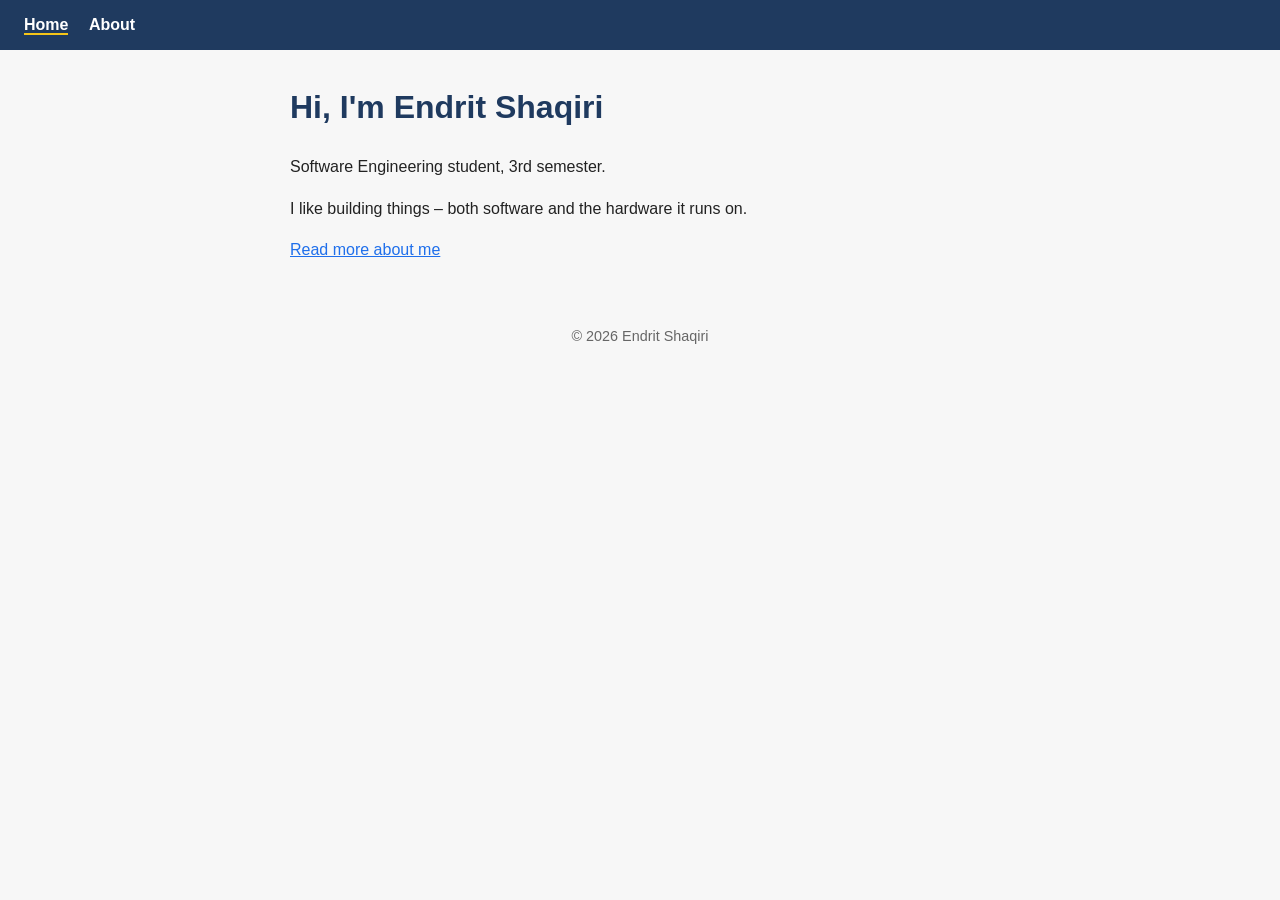
<file: epa1-profile-site/index.html>
<!DOCTYPE html>
<html lang="en">
<head>
  <meta charset="UTF-8">
  <meta name="viewport" content="width=device-width, initial-scale=1.0">
  <title>Endrit Shaqiri – Home</title>
  <link rel="stylesheet" href="style.css">
</head>
<body>
  <header>
    <nav>
      <a href="index.html" aria-current="page">Home</a>
      <a href="about.html">About</a>
    </nav>
  </header>

  <main>
    <h1>Hi, I'm Endrit Shaqiri</h1>
    <p>Software Engineering student, 3rd semester.</p>
    <p>I like building things – both software and the hardware it runs on.</p>
    <p><a href="about.html">Read more about me</a></p>
  </main>

  <footer>
    <p>&copy; 2026 Endrit Shaqiri</p>
  </footer>
</body>
</html>
</file>
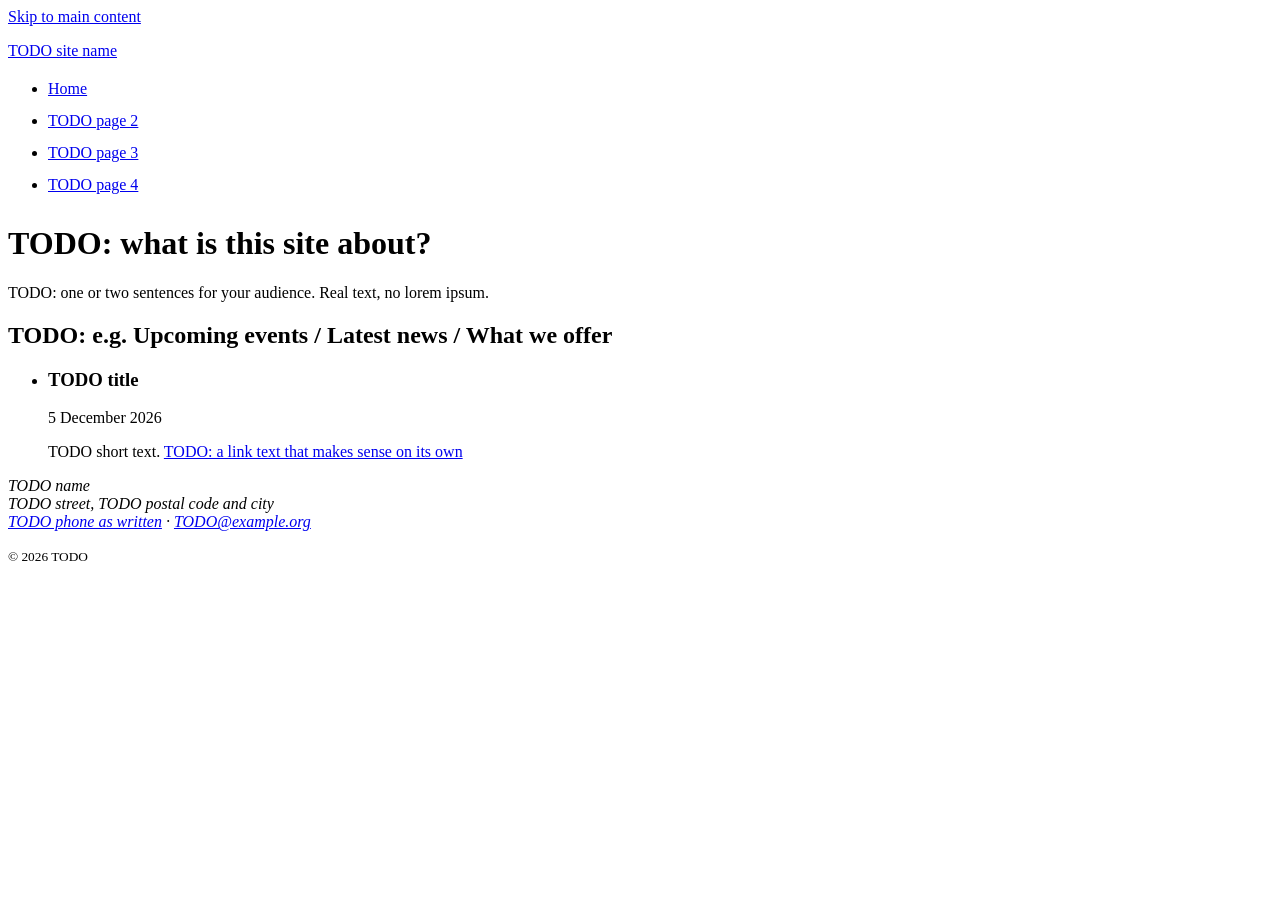
<file: project/index.html>
<!DOCTYPE html>
<!-- HTML baseline starter · CM-501 Session 4, Lab G
     Copy this folder into your project repository. Replace every TODO.
     Checklist: README.md (section "HTML baseline"). -->
<html lang="en"><!-- TODO: language of YOUR content (en, de …) -->
<head>
  <meta charset="utf-8">
  <meta name="viewport" content="width=device-width, initial-scale=1">
  <!-- M1: unique title per page, pattern "Page · Site" -->
  <title>Home · TODO site name</title>
  <!-- M1: one or two sentences that would make someone click in a search result -->
  <meta name="description" content="TODO: what this site offers, for whom.">
  <link rel="icon" href="favicon.svg" type="image/svg+xml">
  <!-- The only CSS before EPA 3: touch targets of at least 24 × 24 px (WCAG 2.2, 2.5.8),
       because unstyled links in a vertical list are too small and too close together. -->
  <style>nav a, summary { display: inline-block; min-height: 24px; padding-block: 4px; }</style>
  <!-- Otherwise no CSS yet on purpose: layout and design come in EPA 3 (Sessions 5 and 6). -->
</head>
<body>
  <!-- M2: skip link = first focusable element -->
  <a href="#main">Skip to main content</a>

  <header>
    <!-- the site name links to the home page -->
    <p><a href="index.html">TODO site name</a></p>

    <!-- M3: the same navigation on every page; aria-current on the current page -->
    <nav aria-label="Main">
      <ul>
        <li><a href="index.html" aria-current="page">Home</a></li>
        <li><a href="page2.html">TODO page 2</a></li>
        <li><a href="page3.html">TODO page 3</a></li>
        <li><a href="page4.html">TODO page 4</a></li>
      </ul>
    </nav>
  </header>

  <main id="main">
    <!-- M4: exactly one h1, then h2, h3 … without gaps -->
    <h1>TODO: what is this site about?</h1>
    <p>TODO: one or two sentences for your audience. Real text, no lorem ipsum.</p>

    <!-- M5: alt says what the image MEANS here (or alt="" if purely decorative);
         width/height = the real pixel size of the file -->
    <!-- <img src="img/TODO.jpg" alt="TODO" width="1280" height="720"> -->

    <section aria-labelledby="news-heading">
      <h2 id="news-heading">TODO: e.g. Upcoming events / Latest news / What we offer</h2>
      <!-- M6: a list of things is a <ul>/<ol>; each item can be an <article> if it stands alone -->
      <ul>
        <li>
          <article>
            <h3>TODO title</h3>
            <!-- M8: machine-readable date -->
            <p><time datetime="2026-12-05">5 December 2026</time></p>
            <p>TODO short text. <a href="page2.html">TODO: a link text that makes sense on its own</a></p>
          </article>
        </li>
      </ul>
    </section>

    <!-- M5: one figure with a caption (photo, chart, illustration …) -->
    <!--
    <figure>
      <img src="img/TODO.jpg" alt="TODO" width="800" height="600" loading="lazy">
      <figcaption>TODO caption</figcaption>
    </figure>
    -->
  </main>

  <footer>
    <!-- M7: contact data as text and real links -->
    <address>
      TODO name<br>
      TODO street, TODO postal code and city<br>
      <a href="tel:+49000000000">TODO phone as written</a> ·
      <a href="mailto:TODO@example.org">TODO@example.org</a>
    </address>
    <p><small>© 2026 TODO</small></p>
  </footer>
</body>
</html>
</file>
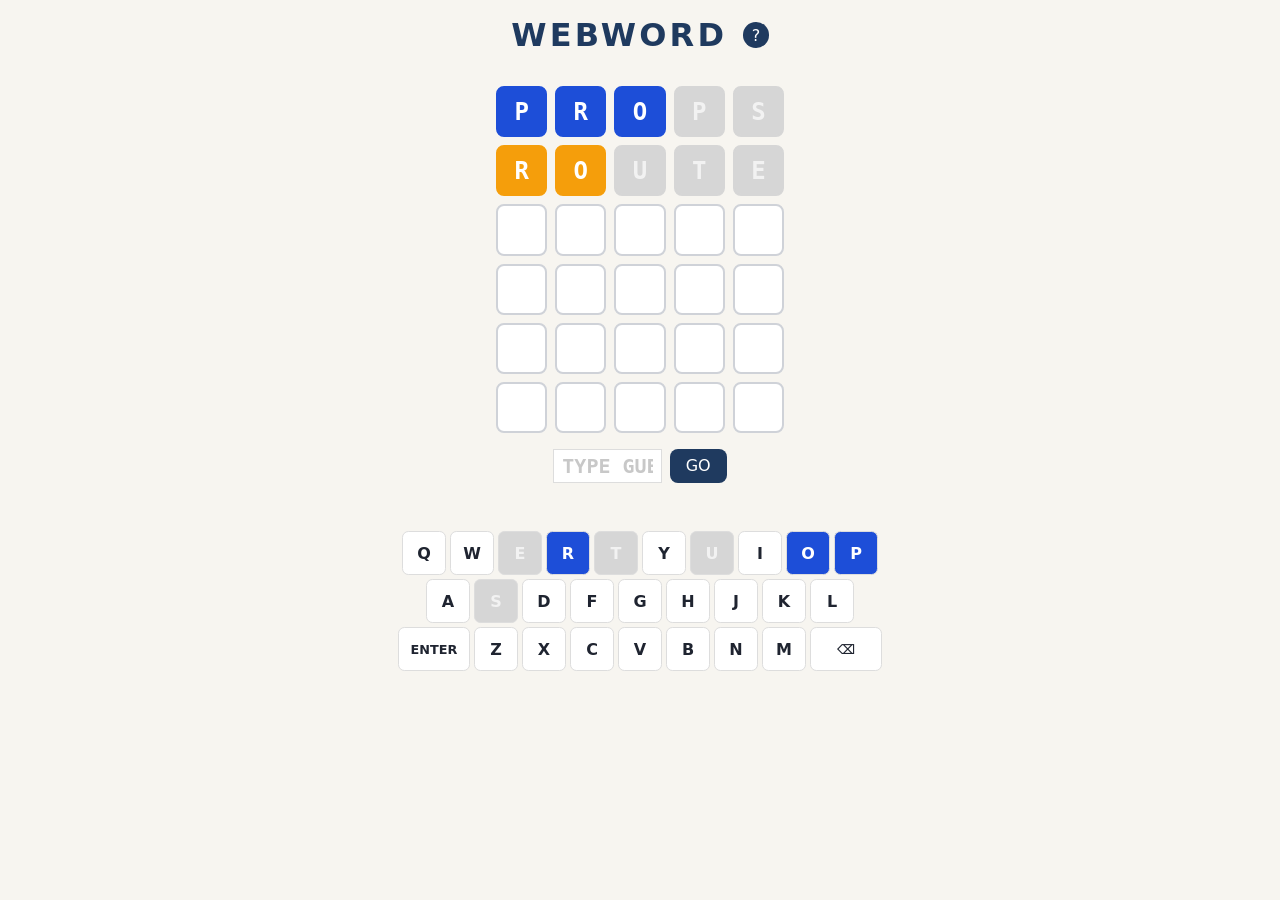
<file: labs/homework-webword/index.html>
<!DOCTYPE html>
<!-- Webword, BROKEN on purpose (Session 4 homework).
     This is how many word games on the web are built. It works with a mouse,
     but not with a keyboard, a screen reader or without colour vision.
     Your job: repair it. Do not look at the live version until you are done. -->
<html>
<head>
  <meta charset="utf-8">
  <title>Game</title>
  <link rel="stylesheet" href="style.css">
</head>
<body>
  <div class="header">
    <div class="title">WEBWORD</div>
    <span class="help-icon" onclick="openHelp()" title="Help">?</span>
  </div>

  <div class="board" aria-label="board">
      <div class="row"><div class="tile correct">P</div><div class="tile correct">R</div><div class="tile correct">O</div><div class="tile absent">P</div><div class="tile absent">S</div></div>
      <div class="row"><div class="tile present">R</div><div class="tile present">O</div><div class="tile absent">U</div><div class="tile absent">T</div><div class="tile absent">E</div></div>
      <div class="row"><div class="tile"></div><div class="tile"></div><div class="tile"></div><div class="tile"></div><div class="tile"></div></div>
      <div class="row"><div class="tile"></div><div class="tile"></div><div class="tile"></div><div class="tile"></div><div class="tile"></div></div>
      <div class="row"><div class="tile"></div><div class="tile"></div><div class="tile"></div><div class="tile"></div><div class="tile"></div></div>
      <div class="row"><div class="tile"></div><div class="tile"></div><div class="tile"></div><div class="tile"></div><div class="tile"></div></div>
  </div>

  <div class="entry">
    <input id="guess" placeholder="Type guess" autocomplete="off">
    <div class="go" role="button" onclick="press('Enter')">GO</div>
  </div>

  <div id="toast" class="toast"></div>

  <div class="keyboard">
      <div class="key-row"><div class="key" onclick="press('Q')">Q</div><div class="key" onclick="press('W')">W</div><div class="key absent" onclick="press('E')">E</div><div class="key correct" onclick="press('R')">R</div><div class="key absent" onclick="press('T')">T</div><div class="key" onclick="press('Y')">Y</div><div class="key absent" onclick="press('U')">U</div><div class="key" onclick="press('I')">I</div><div class="key correct" onclick="press('O')">O</div><div class="key correct" onclick="press('P')">P</div></div>
      <div class="key-row"><div class="key" onclick="press('A')">A</div><div class="key absent" onclick="press('S')">S</div><div class="key" onclick="press('D')">D</div><div class="key" onclick="press('F')">F</div><div class="key" onclick="press('G')">G</div><div class="key" onclick="press('H')">H</div><div class="key" onclick="press('J')">J</div><div class="key" onclick="press('K')">K</div><div class="key" onclick="press('L')">L</div></div>
      <div class="key-row"><div class="key wide" onclick="press('Enter')">ENTER</div><div class="key" onclick="press('Z')">Z</div><div class="key" onclick="press('X')">X</div><div class="key" onclick="press('C')">C</div><div class="key" onclick="press('V')">V</div><div class="key" onclick="press('B')">B</div><div class="key" onclick="press('N')">N</div><div class="key" onclick="press('M')">M</div><div class="key wide" onclick="press('Back')">⌫</div></div>
  </div>

  <div id="help" class="popup">
    <span class="close" onclick="closeHelp()">×</span>
    <div class="popup-title">How to play</div>
    <p>Guess the web term in six tries. Blue = right place. Orange = wrong place. Grey = not in the word.</p>
  </div>

  <script src="broken.js"></script>
</body>
</html>
</file>
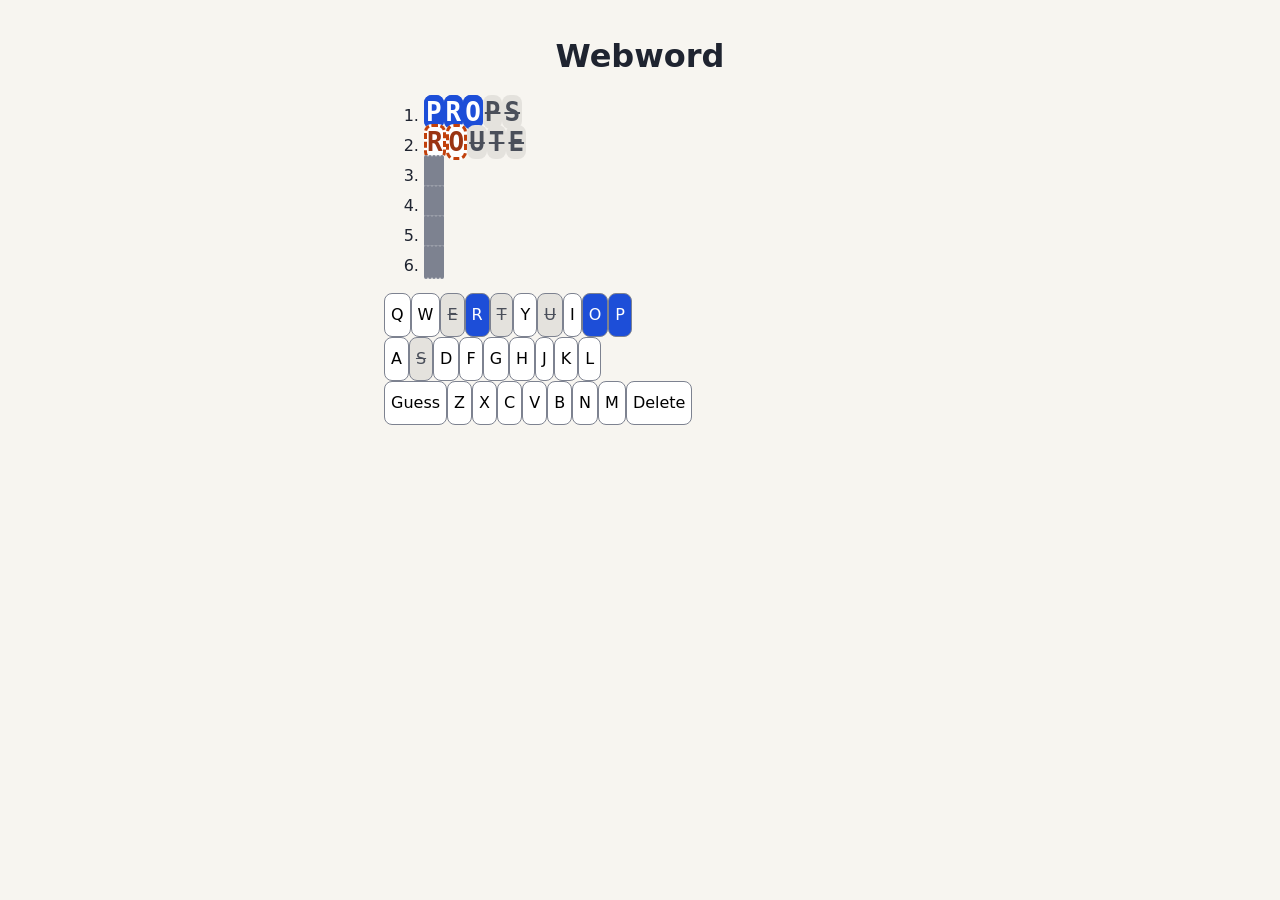
<file: labs/lab-i-webword-board/index.html>
<!DOCTYPE html>
<!-- Session 5 · Lab I bonus: the Webword board. Static HTML (the game logic follows in EPA 4).
     Your task is in style.css: lay out the board with Grid and the keyboard with Flexbox. -->
<html lang="en">
<head>
  <meta charset="utf-8">
  <meta name="viewport" content="width=device-width, initial-scale=1">
  <title>Board · Webword</title>
  <link rel="stylesheet" href="style.css">
</head>
<body>
  <main>
    <h1>Webword</h1>
    <ol class="board" aria-label="Your guesses">
      <li class="row">
        <span class="visually-hidden">Guess 1, PROPS: P correct, R correct, O correct, P not in the word, S not in the word.</span>
        <span class="tile" data-state="correct" aria-hidden="true">P</span><span class="tile" data-state="correct" aria-hidden="true">R</span><span class="tile" data-state="correct" aria-hidden="true">O</span><span class="tile" data-state="absent" aria-hidden="true">P</span><span class="tile" data-state="absent" aria-hidden="true">S</span>
      </li>
      <li class="row">
        <span class="visually-hidden">Guess 2, ROUTE: R elsewhere, O elsewhere, U not in the word, T not in the word, E not in the word.</span>
        <span class="tile" data-state="present" aria-hidden="true">R</span><span class="tile" data-state="present" aria-hidden="true">O</span><span class="tile" data-state="absent" aria-hidden="true">U</span><span class="tile" data-state="absent" aria-hidden="true">T</span><span class="tile" data-state="absent" aria-hidden="true">E</span>
      </li>
      <li class="row">
        <span class="visually-hidden">Guess 3: empty</span>
        <span class="tile" aria-hidden="true"></span><span class="tile" aria-hidden="true"></span><span class="tile" aria-hidden="true"></span><span class="tile" aria-hidden="true"></span><span class="tile" aria-hidden="true"></span>
      </li>
      <li class="row">
        <span class="visually-hidden">Guess 4: empty</span>
        <span class="tile" aria-hidden="true"></span><span class="tile" aria-hidden="true"></span><span class="tile" aria-hidden="true"></span><span class="tile" aria-hidden="true"></span><span class="tile" aria-hidden="true"></span>
      </li>
      <li class="row">
        <span class="visually-hidden">Guess 5: empty</span>
        <span class="tile" aria-hidden="true"></span><span class="tile" aria-hidden="true"></span><span class="tile" aria-hidden="true"></span><span class="tile" aria-hidden="true"></span><span class="tile" aria-hidden="true"></span>
      </li>
      <li class="row">
        <span class="visually-hidden">Guess 6: empty</span>
        <span class="tile" aria-hidden="true"></span><span class="tile" aria-hidden="true"></span><span class="tile" aria-hidden="true"></span><span class="tile" aria-hidden="true"></span><span class="tile" aria-hidden="true"></span>
      </li>
    </ol>

    <div class="keyboard" role="group" aria-label="On-screen keyboard">
      <div class="key-row"><button type="button">Q</button><button type="button">W</button><button type="button" data-state="absent" aria-label="E, not in the word">E</button><button type="button" data-state="correct" aria-label="R, correct">R</button><button type="button" data-state="absent" aria-label="T, not in the word">T</button><button type="button">Y</button><button type="button" data-state="absent" aria-label="U, not in the word">U</button><button type="button">I</button><button type="button" data-state="correct" aria-label="O, correct">O</button><button type="button" data-state="correct" aria-label="P, correct">P</button></div>
      <div class="key-row"><button type="button">A</button><button type="button" data-state="absent" aria-label="S, not in the word">S</button><button type="button">D</button><button type="button">F</button><button type="button">G</button><button type="button">H</button><button type="button">J</button><button type="button">K</button><button type="button">L</button></div>
      <div class="key-row"><button type="button" class="wide">Guess</button><button type="button">Z</button><button type="button">X</button><button type="button">C</button><button type="button">V</button><button type="button">B</button><button type="button">N</button><button type="button">M</button><button type="button" class="wide">Delete</button></div>
    </div>
  </main>
</body>
</html>
</file>
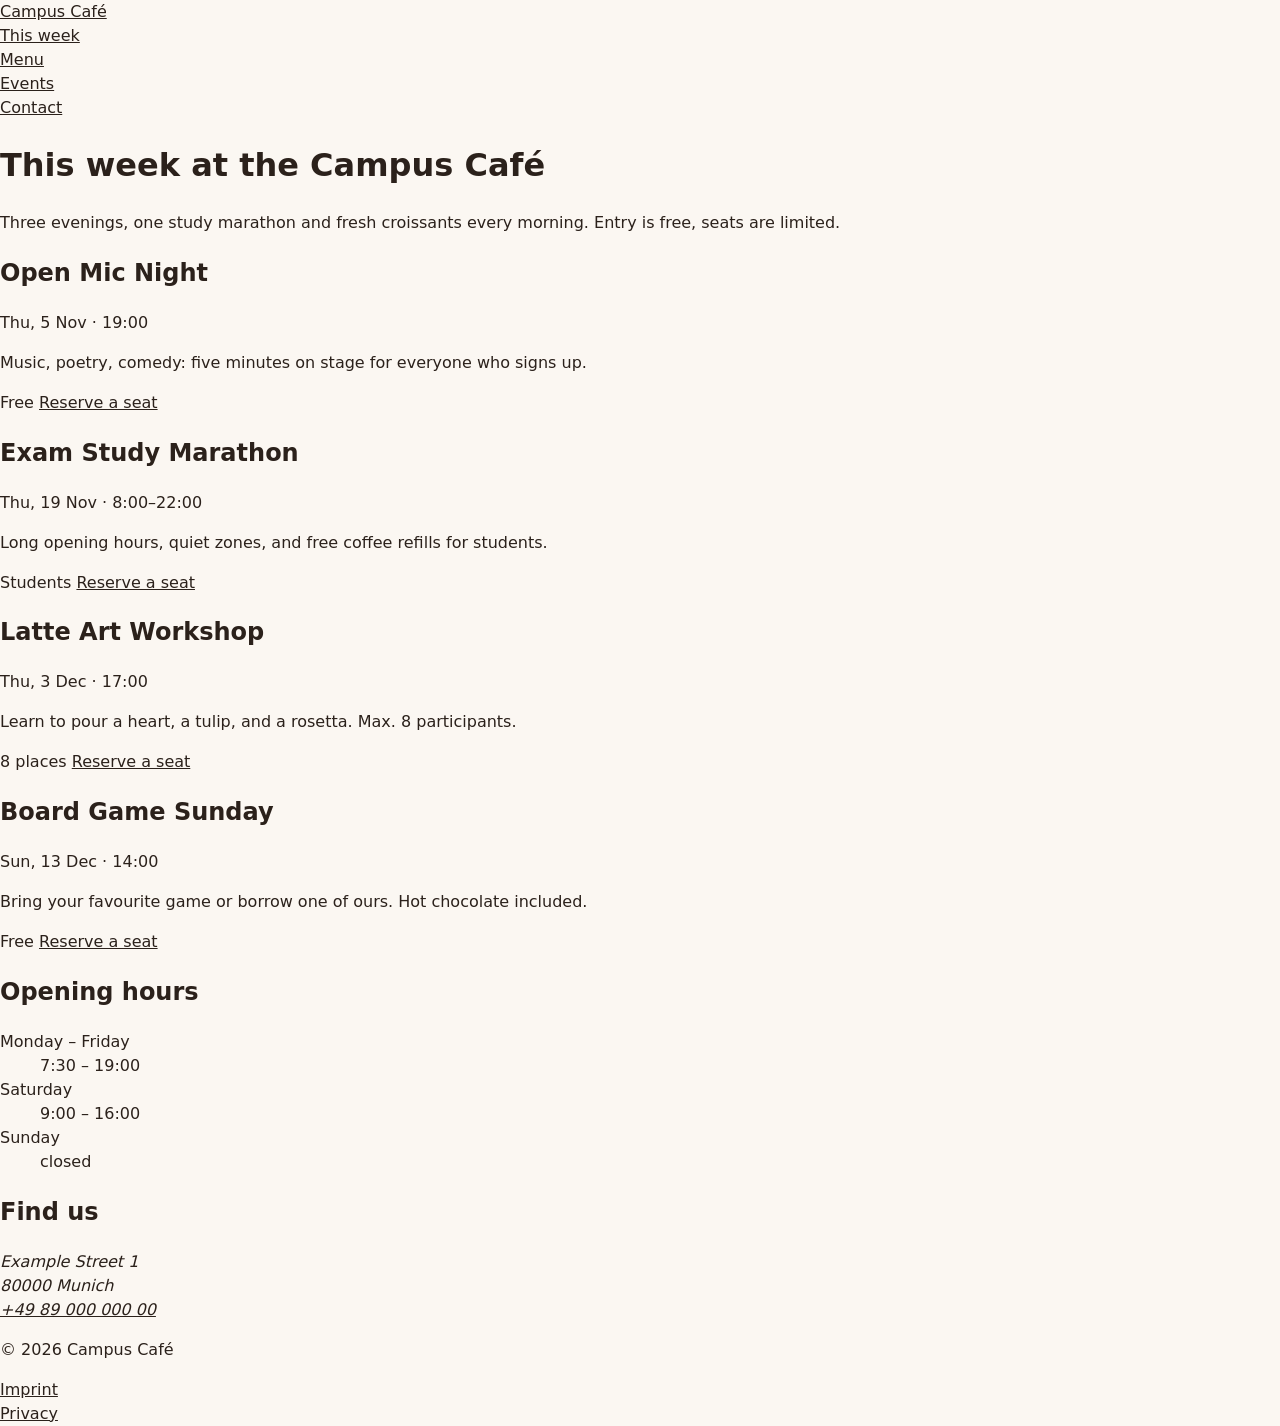
<file: labs/labs-h-j-layout/index.html>
<!DOCTYPE html>
<html lang="en">
<head>
<meta charset="utf-8">
<meta name="viewport" content="width=device-width, initial-scale=1">
<title>This week · Campus Café</title>
<link rel="stylesheet" href="style.css">
</head>
<body>
<a class="skip" href="#main">Skip to content</a>
<header class="site-header">
  <a class="logo" href="index.html">Campus Café</a>
  <nav aria-label="Main">
    <ul class="nav-list">
      <li><a href="index.html" aria-current="page">This week</a></li>
      <li><a href="menu.html">Menu</a></li>
      <li><a href="events.html">Events</a></li>
      <li><a href="contact.html">Contact</a></li>
    </ul>
  </nav>
</header>

<div class="page">
  <main id="main">
    <h1>This week at the Campus Café</h1>
    <p class="intro">Three evenings, one study marathon and fresh croissants every morning. Entry is free, seats are limited.</p>

    <ul class="cards">
      <li>
        <article class="card">
          <h2>Open Mic Night</h2>
          <p class="date"><time datetime="2026-11-05T19:00">Thu, 5 Nov · 19:00</time></p>
          <p>Music, poetry, comedy: five minutes on stage for everyone who signs up.</p>
          <div class="card-footer">
            <span class="tag">Free</span>
            <a class="button" href="contact.html">Reserve a seat <span class="visually-hidden">for Open Mic Night</span></a>
          </div>
        </article>
      </li>
      <li>
        <article class="card">
          <h2>Exam Study Marathon</h2>
          <p class="date"><time datetime="2026-11-19">Thu, 19 Nov · 8:00–22:00</time></p>
          <p>Long opening hours, quiet zones, and free coffee refills for students.</p>
          <div class="card-footer">
            <span class="tag">Students</span>
            <a class="button" href="contact.html">Reserve a seat <span class="visually-hidden">for the Exam Study Marathon</span></a>
          </div>
        </article>
      </li>
      <li>
        <article class="card">
          <h2>Latte Art Workshop</h2>
          <p class="date"><time datetime="2026-12-03T17:00">Thu, 3 Dec · 17:00</time></p>
          <p>Learn to pour a heart, a tulip, and a rosetta. Max. 8 participants.</p>
          <div class="card-footer">
            <span class="tag">8 places</span>
            <a class="button" href="contact.html">Reserve a seat <span class="visually-hidden">for the Latte Art Workshop</span></a>
          </div>
        </article>
      </li>
      <li>
        <article class="card">
          <h2>Board Game Sunday</h2>
          <p class="date"><time datetime="2026-12-13T14:00">Sun, 13 Dec · 14:00</time></p>
          <p>Bring your favourite game or borrow one of ours. Hot chocolate included.</p>
          <div class="card-footer">
            <span class="tag">Free</span>
            <a class="button" href="contact.html">Reserve a seat <span class="visually-hidden">for Board Game Sunday</span></a>
          </div>
        </article>
      </li>
    </ul>
  </main>

  <aside class="info" aria-label="Café information">
    <h2>Opening hours</h2>
    <dl class="hours">
      <div><dt>Monday – Friday</dt><dd>7:30 – 19:00</dd></div>
      <div><dt>Saturday</dt><dd>9:00 – 16:00</dd></div>
      <div><dt>Sunday</dt><dd>closed</dd></div>
    </dl>
    <h2>Find us</h2>
    <address>Example Street 1<br>80000 Munich<br><a href="tel:+498900000000">+49 89 000 000 00</a></address>
  </aside>
</div>

<footer class="site-footer">
  <p>© 2026 Campus Café</p>
  <ul class="footer-links">
    <li><a href="imprint.html">Imprint</a></li>
    <li><a href="privacy.html">Privacy</a></li>
  </ul>
</footer>
</body>
</html>
</file>
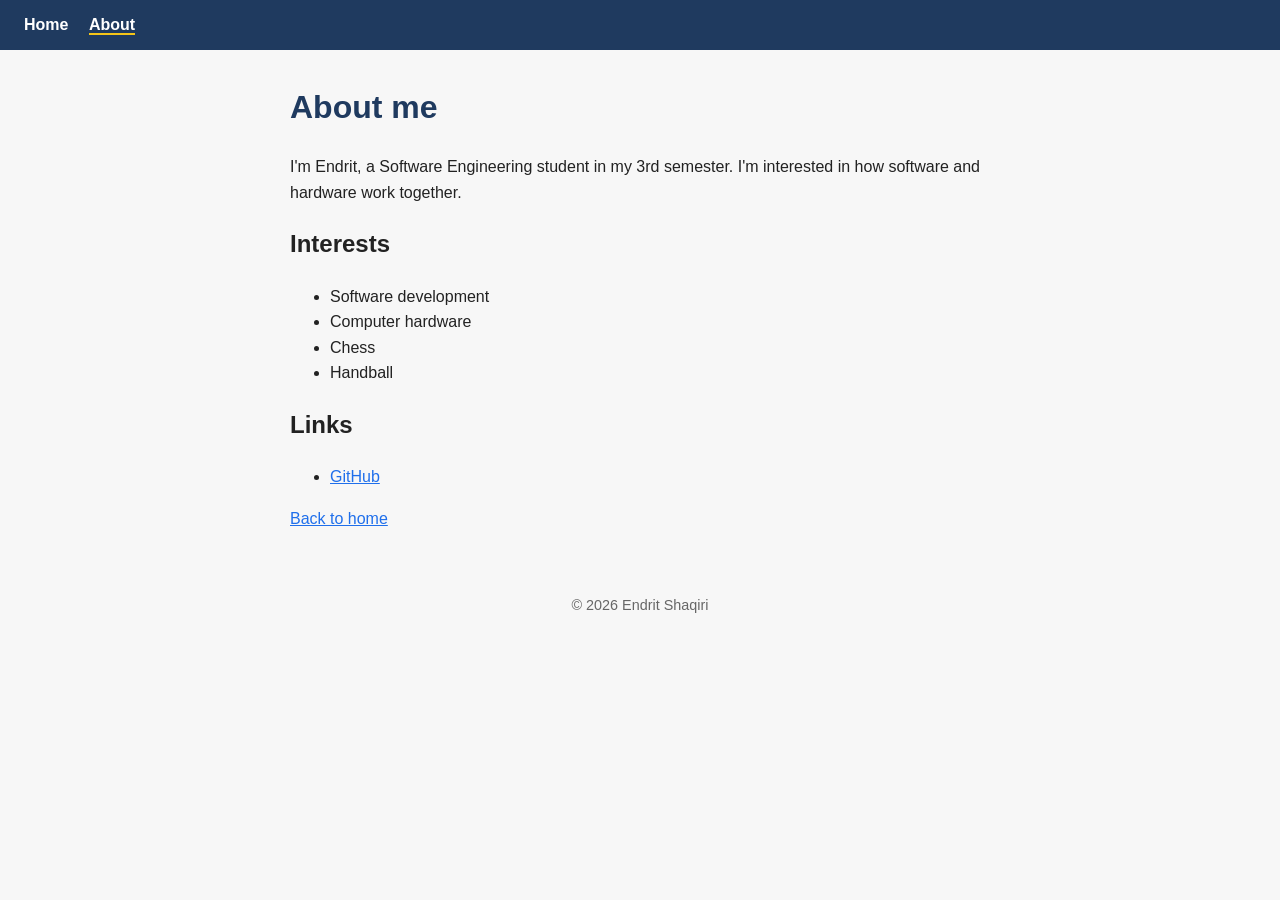
<file: epa1-profile-site/about.html>
<!DOCTYPE html>
<html lang="en">
<head>
  <meta charset="UTF-8">
  <meta name="viewport" content="width=device-width, initial-scale=1.0">
  <title>Endrit Shaqiri – About</title>
  <link rel="stylesheet" href="style.css">
</head>
<body>
  <header>
    <nav>
      <a href="index.html">Home</a>
      <a href="about.html" aria-current="page">About</a>
    </nav>
  </header>

  <main>
    <h1>About me</h1>
    <p>I'm Endrit, a Software Engineering student in my 3rd semester.
       I'm interested in how software and hardware work together.</p>

    <h2>Interests</h2>
    <ul>
      <li>Software development</li>
      <li>Computer hardware</li>
      <li>Chess</li>
      <li>Handball</li>
    </ul>

    <h2>Links</h2>
    <ul>
      <li><a href="https://github.com/Endritshaqiri2007">GitHub</a></li>
    </ul>

    <p><a href="index.html">Back to home</a></p>
  </main>

  <footer>
    <p>&copy; 2026 Endrit Shaqiri</p>
  </footer>
</body>
</html>
</file>
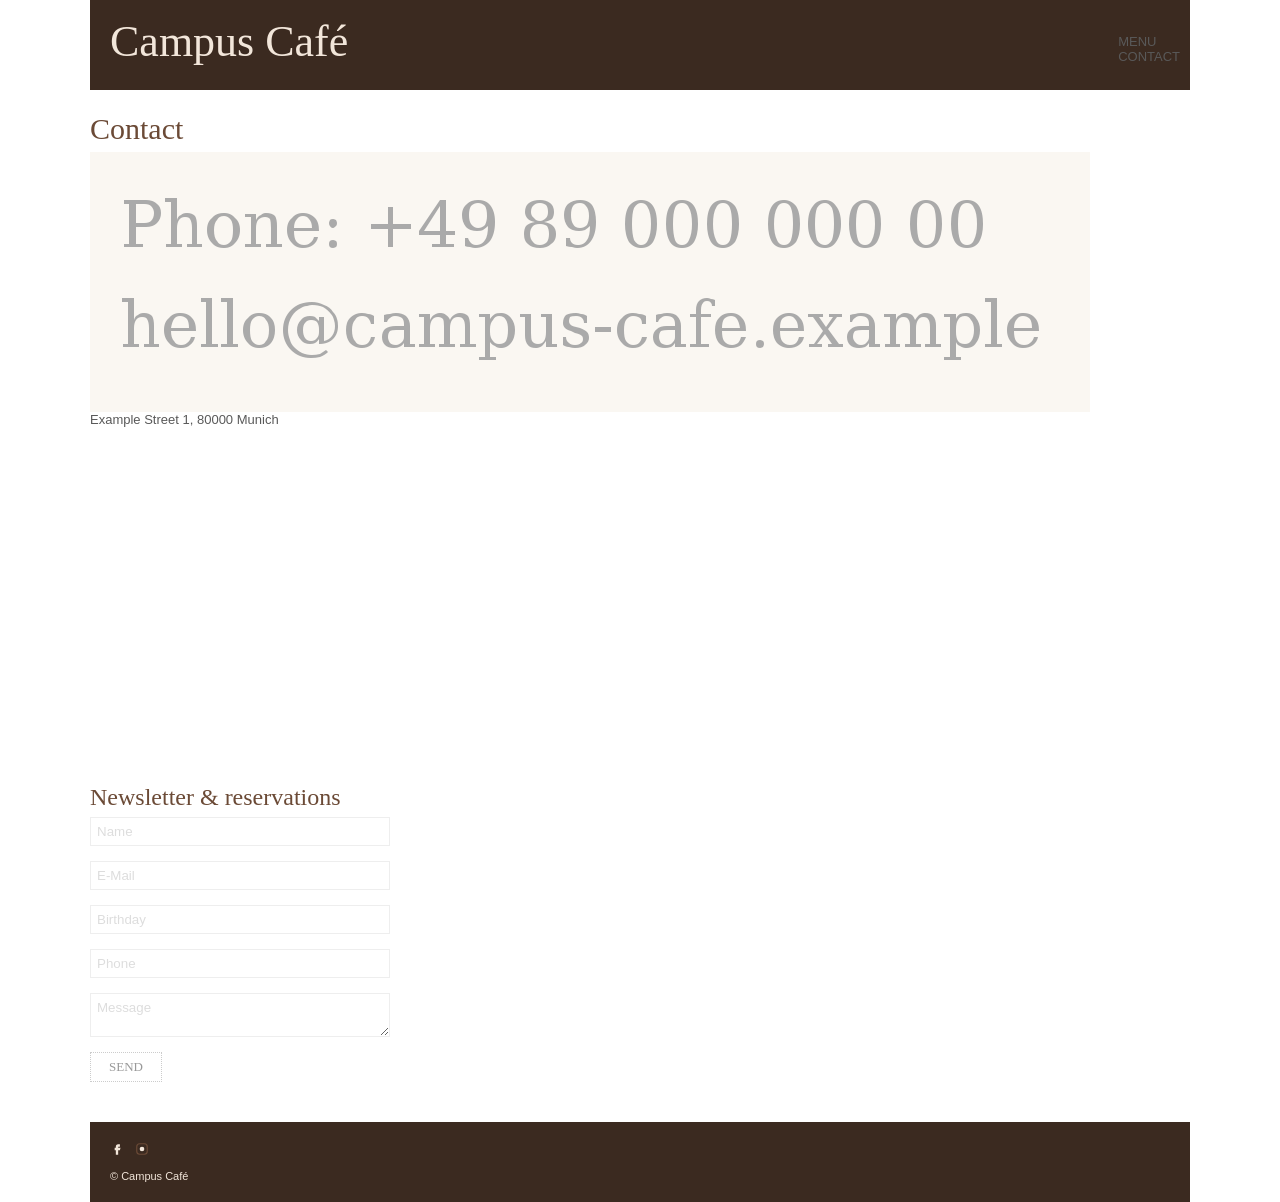
<file: epa2-campus-cafe/contact.html>
<html>
<head>
<meta charset="utf-8">
<title>Home</title>
<link rel="stylesheet" href="before.css">
</head>
<body>
<!-- EPA 2 starter kit (CM-501). Built badly ON PURPOSE. Repair it: see epa2-assessment-brief. -->
<div id="wrap">
  <div class="top">
    <div class="logo">Campus Café</div>
    <div class="nav">
      <div onclick="location.href='menu.html'">MENU</div>
      <div onclick="location.href='contact.html'">CONTACT</div>
    </div>
  </div>
  <h1 class="h">Contact</h1>
  <img src="img/contact.png">
  <div>Example Street 1, 80000 Munich</div>
  <br>
  <iframe src="https://maps.google.com/maps?q=Munich&z=12&output=embed" width="1100" height="320" style="border:0"></iframe>

  <div class="h" style="font-size:24px">Newsletter &amp; reservations</div>
  <form action="https://campus-cafe.example/subscribe" method="get">
    <input type="text" name="name" placeholder="Name"><br><br>
    <input type="text" name="email" placeholder="E-Mail"><br><br>
    <input type="text" name="birthday" placeholder="Birthday"><br><br>
    <input type="text" name="phone" placeholder="Phone"><br><br>
    <textarea name="msg" placeholder="Message"></textarea><br><br>
    <div class="btn2" onclick="this.closest('form').submit()">Send</div>
  </form>
  <div class="foot">
    <a href="#"><svg viewBox="0 0 24 24"><path d="M14 8h3V4h-3c-2.8 0-4 1.7-4 4v2H8v4h2v8h4v-8h3l1-4h-4V8.5c0-.4.2-.5.5-.5z"/></svg></a>
    <a href="#"><svg viewBox="0 0 24 24"><circle cx="12" cy="12" r="4"/><rect x="3" y="3" width="18" height="18" rx="5" fill="none" stroke="#6b4a36" stroke-width="2"/></svg></a>
    <br><br>© Campus Café
  </div>
</div>
</body>
</html>
</file>
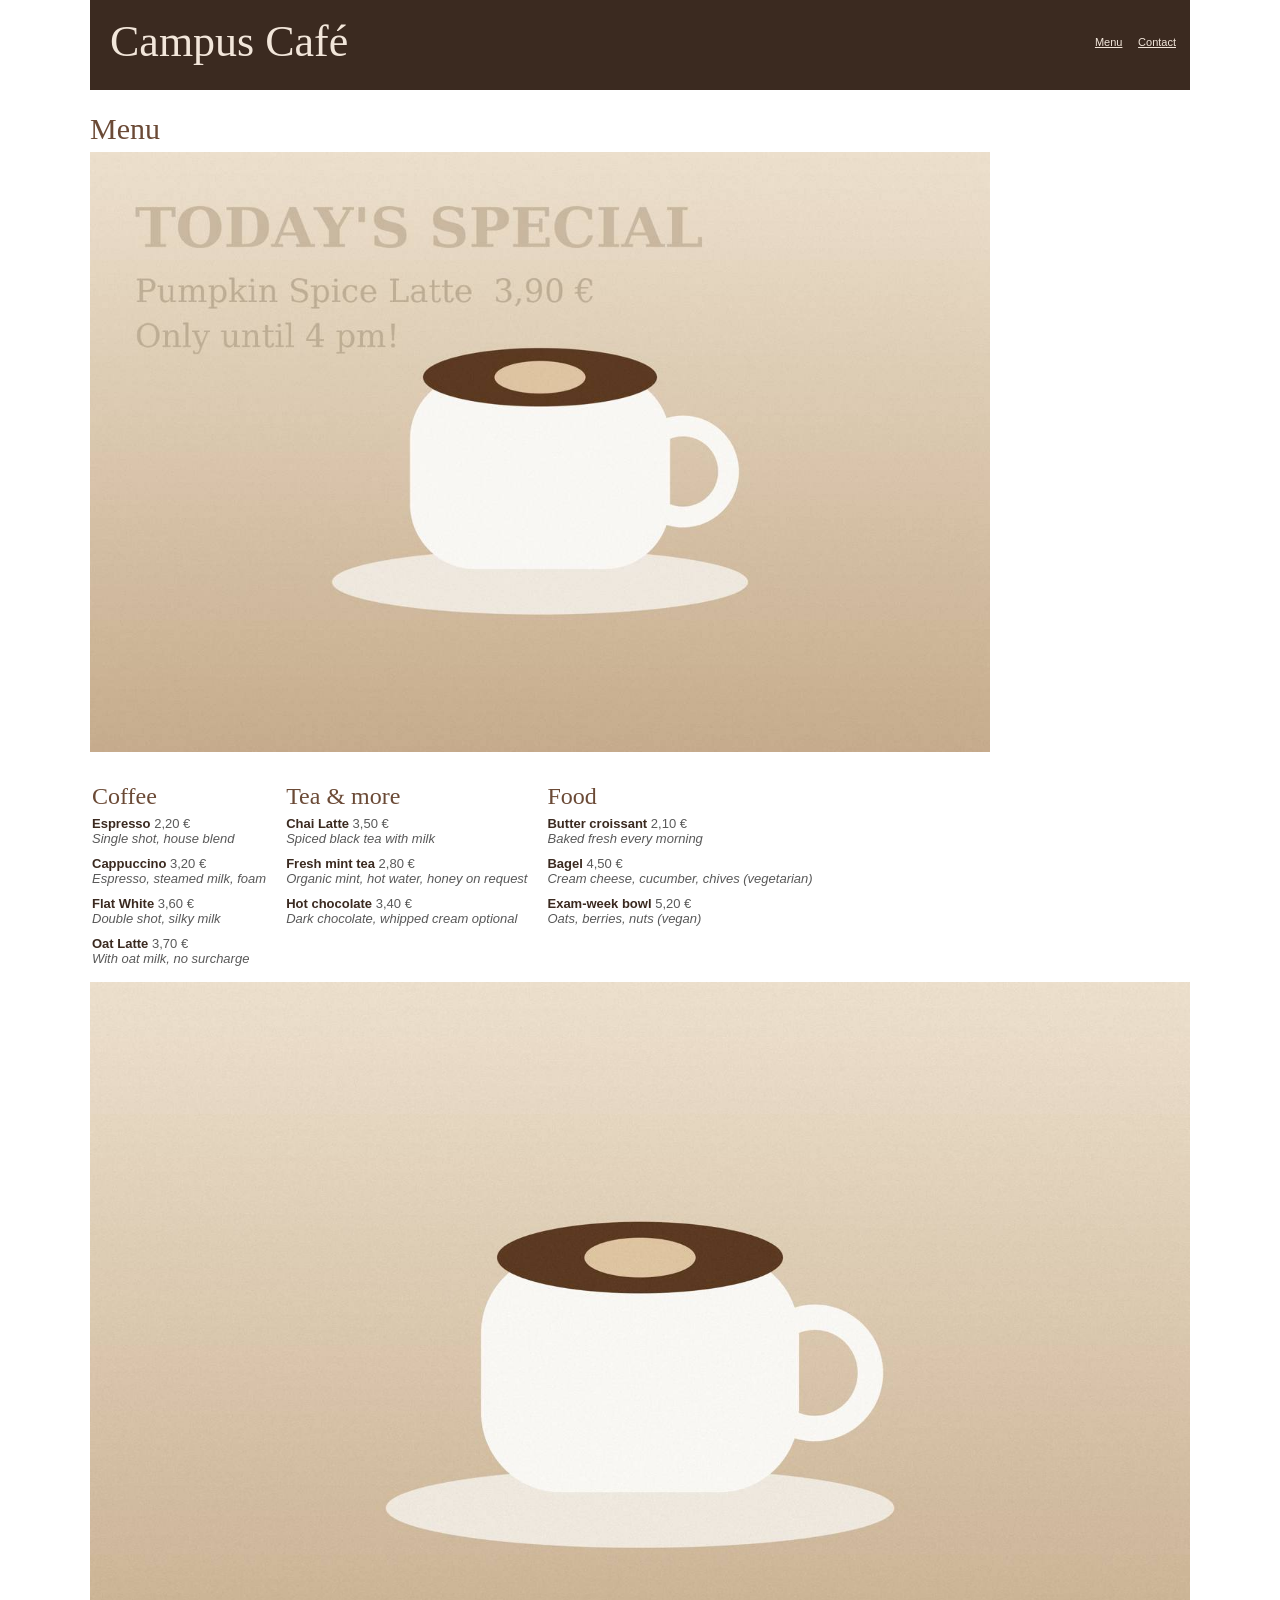
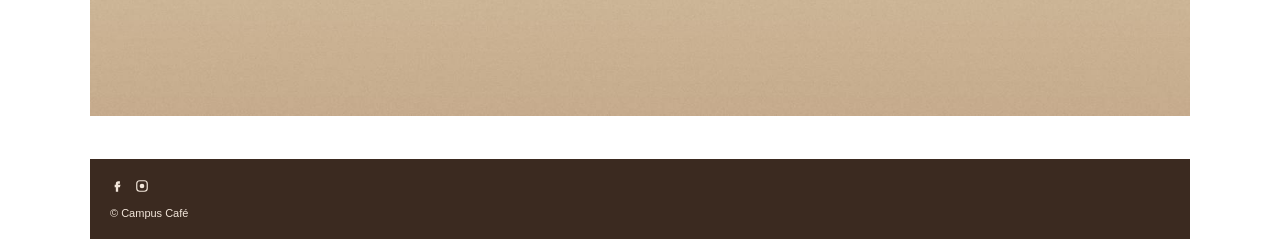
<file: epa2-campus-cafe/menu.html>
<!doctype html>
<html lang="en">
<head>
<meta charset="utf-8">
<title>Menu · Campus Café</title>
<link rel="stylesheet" href="before.css">
</head>
<body>
<a class="skip-link" href="#main">Skip to main content</a>
<div id="wrap">
  <header class="top">
    <div class="logo">Campus Café</div>
    <nav class="nav" aria-label="Main">
      <ul>
        <li><a href="menu.html" aria-current="page">Menu</a></li>
        <li><a href="contact.html">Contact</a></li>
      </ul>
    </nav>
  </header>
  <main id="main">
  <h1 class="h">Menu</h1>
  <img src="img/special.jpg" width="900" alt="Today's special: Pumpkin Spice Latte, 3,90 €, only until 4 pm">
  <table class="layout">
    <tr>
      <td>
        <h2 class="h" style="font-size:24px">Coffee</h2>
        <ul class="items">
        <li style="margin-bottom:10px">
          <b style="font-weight:800;color:#3b2a20">Espresso</b> <font color="#595959">2,20 €</font><br>
          <i>Single shot, house blend</i>
        </li>
        <li style="margin-bottom:10px">
          <b style="font-weight:800;color:#3b2a20">Cappuccino</b> <font color="#595959">3,20 €</font><br>
          <i>Espresso, steamed milk, foam</i>
        </li>
        <li style="margin-bottom:10px">
          <b style="font-weight:800;color:#3b2a20">Flat White</b> <font color="#595959">3,60 €</font><br>
          <i>Double shot, silky milk</i>
        </li>
        <li style="margin-bottom:10px">
          <b style="font-weight:800;color:#3b2a20">Oat Latte</b> <font color="#595959">3,70 €</font><br>
          <i>With oat milk, no surcharge</i>
        </li>
        </ul>
      </td>
      <td>
        <h2 class="h" style="font-size:24px">Tea & more</h2>
        <ul class="items">
        <li style="margin-bottom:10px">
          <b style="font-weight:800;color:#3b2a20">Chai Latte</b> <font color="#595959">3,50 €</font><br>
          <i>Spiced black tea with milk</i>
        </li>
        <li>
          <b style="font-weight:800;color:#3b2a20">Fresh mint tea</b> <font color="#595959">2,80 €</font><br>
          <i>Organic mint, hot water, honey on request</i>
        </li>
        <li>
          <b style="font-weight:800;color:#3b2a20">Hot chocolate</b> <font color="#595959">3,40 €</font><br>
          <i>Dark chocolate, whipped cream optional</i>
        </li>
        </ul>
      </td>
      <td>
        <h2 class="h" style="font-size:24px">Food</h2>
        <ul class="items">
        <li>
          <b style="font-weight:800;color:#3b2a20">Butter croissant</b> <font color="#595959">2,10 €</font><br>
          <i>Baked fresh every morning</i>
        </li>
        <li>
          <b style="font-weight:800;color:#3b2a20">Bagel</b> <font color="#595959">4,50 €</font><br>
          <i>Cream cheese, cucumber, chives (vegetarian)</i>
        </li>
        <li>
          <b style="font-weight:800;color:#3b2a20">Exam-week bowl</b> <font color="#595959">5,20 €</font><br>
          <i>Oats, berries, nuts (vegan)</i>
        </li>
        </ul>
      </td>
    </tr>
  </table>
  <img src="img/latte.jpg" style="width:1100px" alt="">
  </main>
  <footer class="foot">
    <a href="#" aria-label="Campus Café on Facebook"><svg viewBox="0 0 24 24" aria-hidden="true"><path d="M14 8h3V4h-3c-2.8 0-4 1.7-4 4v2H8v4h2v8h4v-8h3l1-4h-4V8.5c0-.4.2-.5.5-.5z"/></svg></a>
    <a href="#" aria-label="Campus Café on Instagram"><svg viewBox="0 0 24 24" aria-hidden="true"><circle cx="12" cy="12" r="4"/><rect x="3" y="3" width="18" height="18" rx="5" fill="none" stroke="#f2e6da" stroke-width="2"/></svg></a>
    <br><br>© Campus Café
  </footer>
</div>
</body>
</html>
</file>
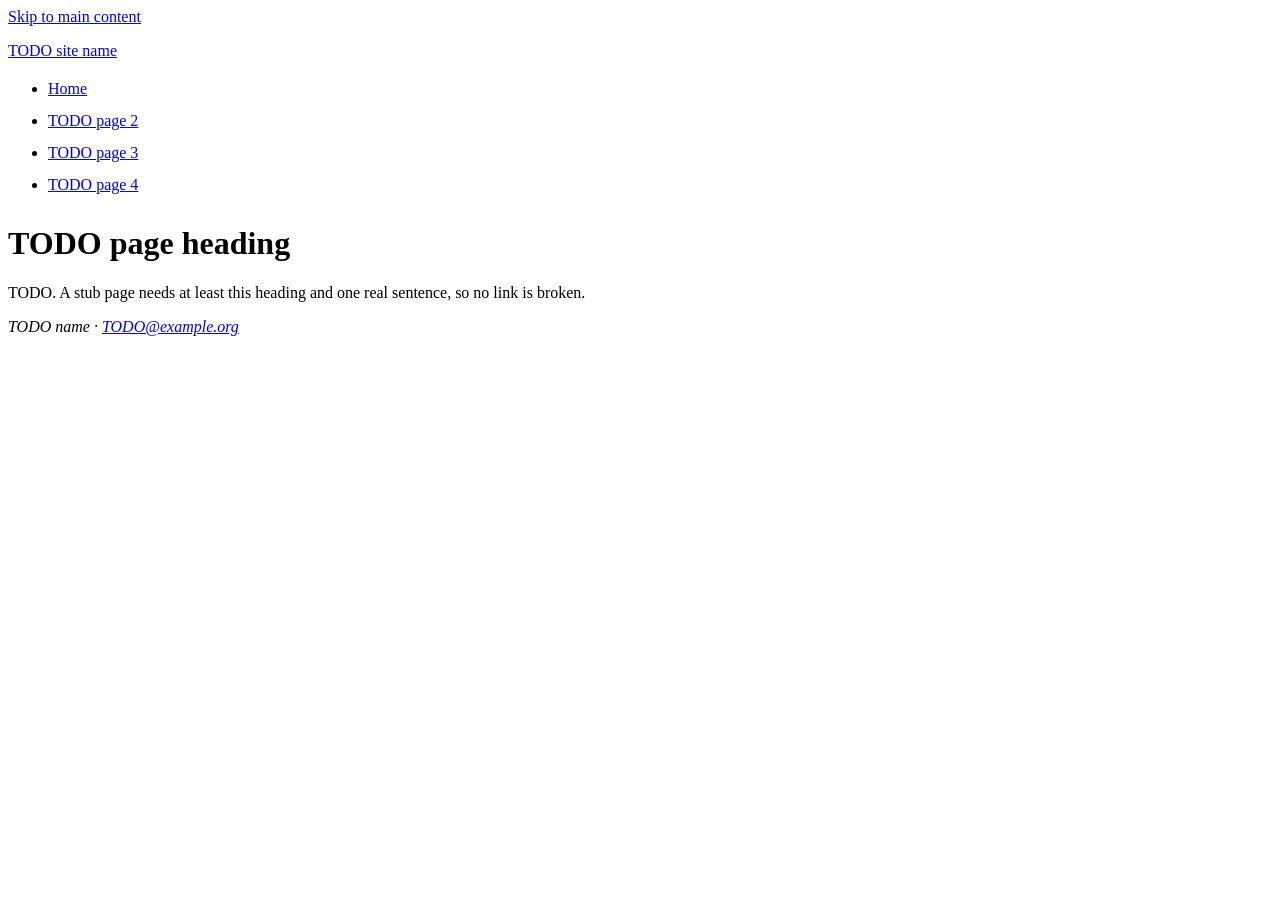
<file: project/page-template.html>
<!DOCTYPE html>
<!-- Template for every further page. Copy it as page2.html, page3.html, page4.html
     (better: meaningful names such as events.html, about.html, contact.html,
     and update the links in the navigation of ALL pages). -->
<html lang="en">
<head>
  <meta charset="utf-8">
  <meta name="viewport" content="width=device-width, initial-scale=1">
  <title>TODO page · TODO site name</title>
  <meta name="description" content="TODO: what this page offers.">
  <link rel="icon" href="favicon.svg" type="image/svg+xml">
  <!-- The only CSS before EPA 3: touch targets of at least 24 × 24 px (WCAG 2.2, 2.5.8),
       because unstyled links in a vertical list are too small and too close together. -->
  <style>nav a, summary { display: inline-block; min-height: 24px; padding-block: 4px; }</style>
</head>
<body>
  <a href="#main">Skip to main content</a>

  <header>
    <p><a href="index.html">TODO site name</a></p>
    <nav aria-label="Main">
      <ul>
        <li><a href="index.html">Home</a></li>
        <!-- move aria-current="page" to the link of THIS page -->
        <li><a href="page2.html" aria-current="page">TODO page 2</a></li>
        <li><a href="page3.html">TODO page 3</a></li>
        <li><a href="page4.html">TODO page 4</a></li>
      </ul>
    </nav>
  </header>

  <main id="main">
    <h1>TODO page heading</h1>
    <p>TODO. A stub page needs at least this heading and one real sentence, so no link is broken.</p>

    <!-- M9: if this is your form page: see the form block in the Session 4 cheat sheet
    <form action="#" method="post">
      <label for="name">Name (required)</label>
      <input id="name" name="name" type="text" autocomplete="name" required>
      …
      <button type="submit">TODO: say what happens, e.g. Send request</button>
    </form>
    -->
  </main>

  <footer>
    <address>
      TODO name · <a href="mailto:TODO@example.org">TODO@example.org</a>
    </address>
  </footer>
</body>
</html>
</file>
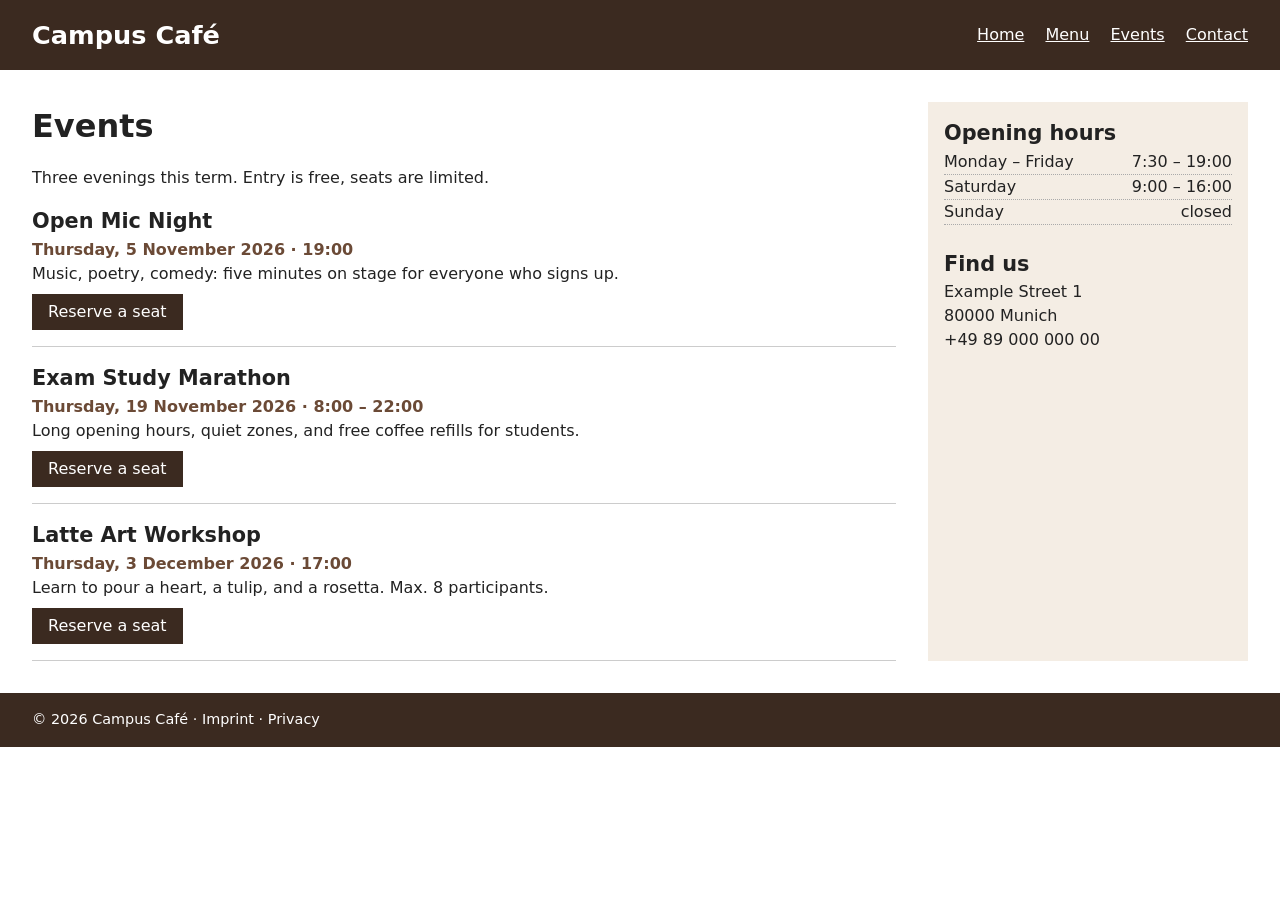
<file: labs/lab-d-divsoup/events-divsoup.html>
<!DOCTYPE html>
<!-- Lab D · Div-soup surgery. Make this page semantic WITHOUT changing what it looks like much.
     Rule: no new CSS classes needed; you may rename the selectors in <style> if you change elements. -->
<html>
<head>
<meta charset="utf-8" lang="en">
<title>page</title>
<style>
  body { font-family: system-ui, sans-serif; margin: 0; color: #222; line-height: 1.5; }
  .header { background: #3b2a20; color: #fff; padding: 1rem 2rem; display: flex; justify-content: space-between; align-items: center; }
  .logo { font-size: 1.6rem; font-weight: 700; }
  .menu span { color: #fff; margin-left: 1rem; cursor: pointer; text-decoration: underline; }
  .content { display: flex; gap: 2rem; padding: 2rem; }
  .events { flex: 3; }
  .side { flex: 1; background: #f4ede4; padding: 1rem; }
  .big { font-size: 2rem; font-weight: 700; margin: 0 0 1rem; }
  .medium { font-size: 1.3rem; font-weight: 700; margin: 0; }
  .event { border-bottom: 1px solid #ccc; padding: 1rem 0; }
  .date { color: #6b4a36; font-weight: 700; }
  .btn { display: inline-block; background: #3b2a20; color: #fff; padding: .4rem 1rem; cursor: pointer; margin-top: .5rem; }
  .row { display: flex; justify-content: space-between; border-bottom: 1px dotted #aaa; }
  .footer { background: #3b2a20; color: #fff; padding: 1rem 2rem; font-size: .9rem; }
</style>
</head>
<body>
<div class="header">
  <div class="logo">Campus Café</div>
  <div class="menu">
    <span onclick="location.href='index.html'">Home</span>
    <span onclick="location.href='menu.html'">Menu</span>
    <span onclick="location.href='events.html'">Events</span>
    <span onclick="location.href='contact.html'">Contact</span>
  </div>
</div>

<div class="content">
  <div class="events">
    <div class="big">Events</div>
    <div>Three evenings this term. Entry is free, seats are limited.</div>

    <div class="event">
      <div class="medium">Open Mic Night</div>
      <div class="date">Thursday, 5 November 2026 · 19:00</div>
      <div>Music, poetry, comedy: five minutes on stage for everyone who signs up.</div>
      <div class="btn" onclick="location.href='contact.html'">Reserve a seat</div>
    </div>

    <div class="event">
      <div class="medium">Exam Study Marathon</div>
      <div class="date">Thursday, 19 November 2026 · 8:00 – 22:00</div>
      <div>Long opening hours, quiet zones, and free coffee refills for students.</div>
      <div class="btn" onclick="location.href='contact.html'">Reserve a seat</div>
    </div>

    <div class="event">
      <div class="medium">Latte Art Workshop</div>
      <div class="date">Thursday, 3 December 2026 · 17:00</div>
      <div>Learn to pour a heart, a tulip, and a rosetta. Max. 8 participants.</div>
      <div class="btn" onclick="location.href='contact.html'">Reserve a seat</div>
    </div>
  </div>

  <div class="side">
    <div class="medium">Opening hours</div>
    <div class="row"><span>Monday – Friday</span><span>7:30 – 19:00</span></div>
    <div class="row"><span>Saturday</span><span>9:00 – 16:00</span></div>
    <div class="row"><span>Sunday</span><span>closed</span></div>
    <br>
    <div class="medium">Find us</div>
    <div>Example Street 1<br>80000 Munich<br>+49 89 000 000 00</div>
  </div>
</div>

<div class="footer">© 2026 Campus Café · <span onclick="location.href='imprint.html'">Imprint</span> · <span onclick="location.href='privacy.html'">Privacy</span></div>
</body>
</html>
</file>
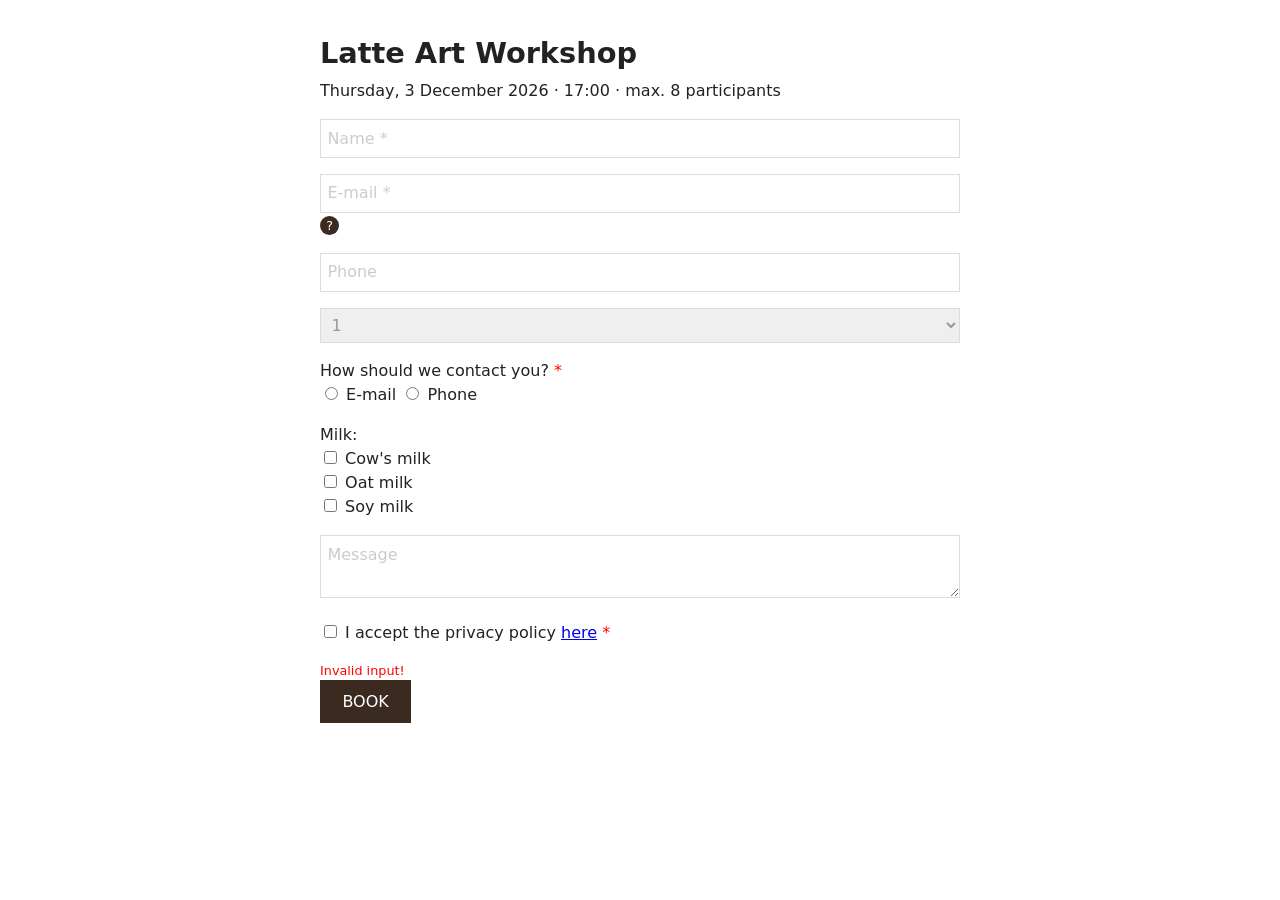
<file: labs/lab-f-forms/workshop-booking-broken.html>
<!DOCTYPE html>
<!-- Lab F · Form surgery. This booking form is built badly ON PURPOSE.
     Repair it so that it works with keyboard and screen reader. Keep the look roughly the same. -->
<html>
<head>
<meta charset="utf-8">
<title>Form</title>
<style>
  body { font-family: system-ui, sans-serif; margin: 2rem auto; max-width: 40rem; color: #222; line-height: 1.5; }
  .title { font-size: 1.8rem; font-weight: 700; margin-bottom: .25rem; }
  .row { margin: 1rem 0; }
  input, select, textarea { font: inherit; padding: .4rem; border: 1px solid #ddd; width: 100%; box-sizing: border-box; color: #999; }
  input[type=radio], input[type=checkbox] { width: auto; }
  ::placeholder { color: #ccc; }
  .star { color: red; }
  .help { display: inline-block; width: 1.2rem; text-align: center; border-radius: 50%; background: #3b2a20; color: #fff; cursor: help; font-size: .8rem; }
  .send { display: inline-block; background: #3b2a20; color: #fff; padding: .6rem 1.4rem; cursor: pointer; }
  .error { color: red; font-size: .8rem; }
  *:focus { outline: none; }
</style>
</head>
<body>
<div class="title">Latte Art Workshop</div>
<div>Thursday, 3 December 2026 · 17:00 · max. 8 participants</div>

<form action="https://campus-cafe.example/book" method="post">
  <div class="row"><input type="text" name="name" placeholder="Name *"></div>

  <div class="row">
    <input type="text" name="email" placeholder="E-mail *" autocomplete="off">
    <span class="help" title="We send the confirmation to this address">?</span>
  </div>

  <div class="row"><input type="text" name="phone" placeholder="Phone"></div>

  <div class="row">
    <select name="people">
      <option>1</option><option>2</option><option>3</option>
    </select>
  </div>

  <div class="row">
    How should we contact you? <span class="star">*</span><br>
    <input type="radio" name="contact" value="email"> E-mail
    <input type="radio" name="contact2" value="phone"> Phone
  </div>

  <div class="row">
    Milk:<br>
    <input type="checkbox" name="milk" value="cow"> Cow's milk<br>
    <input type="checkbox" name="milk" value="oat"> Oat milk<br>
    <input type="checkbox" name="milk" value="soy"> Soy milk
  </div>

  <div class="row"><textarea name="msg" placeholder="Message"></textarea></div>

  <div class="row">
    <input type="checkbox" name="privacy"> I accept the privacy policy <a href="#">here</a> <span class="star">*</span>
  </div>

  <div class="error">Invalid input!</div>
  <div class="send" onclick="this.closest('form').submit()">BOOK</div>
</form>
</body>
</html>
</file>
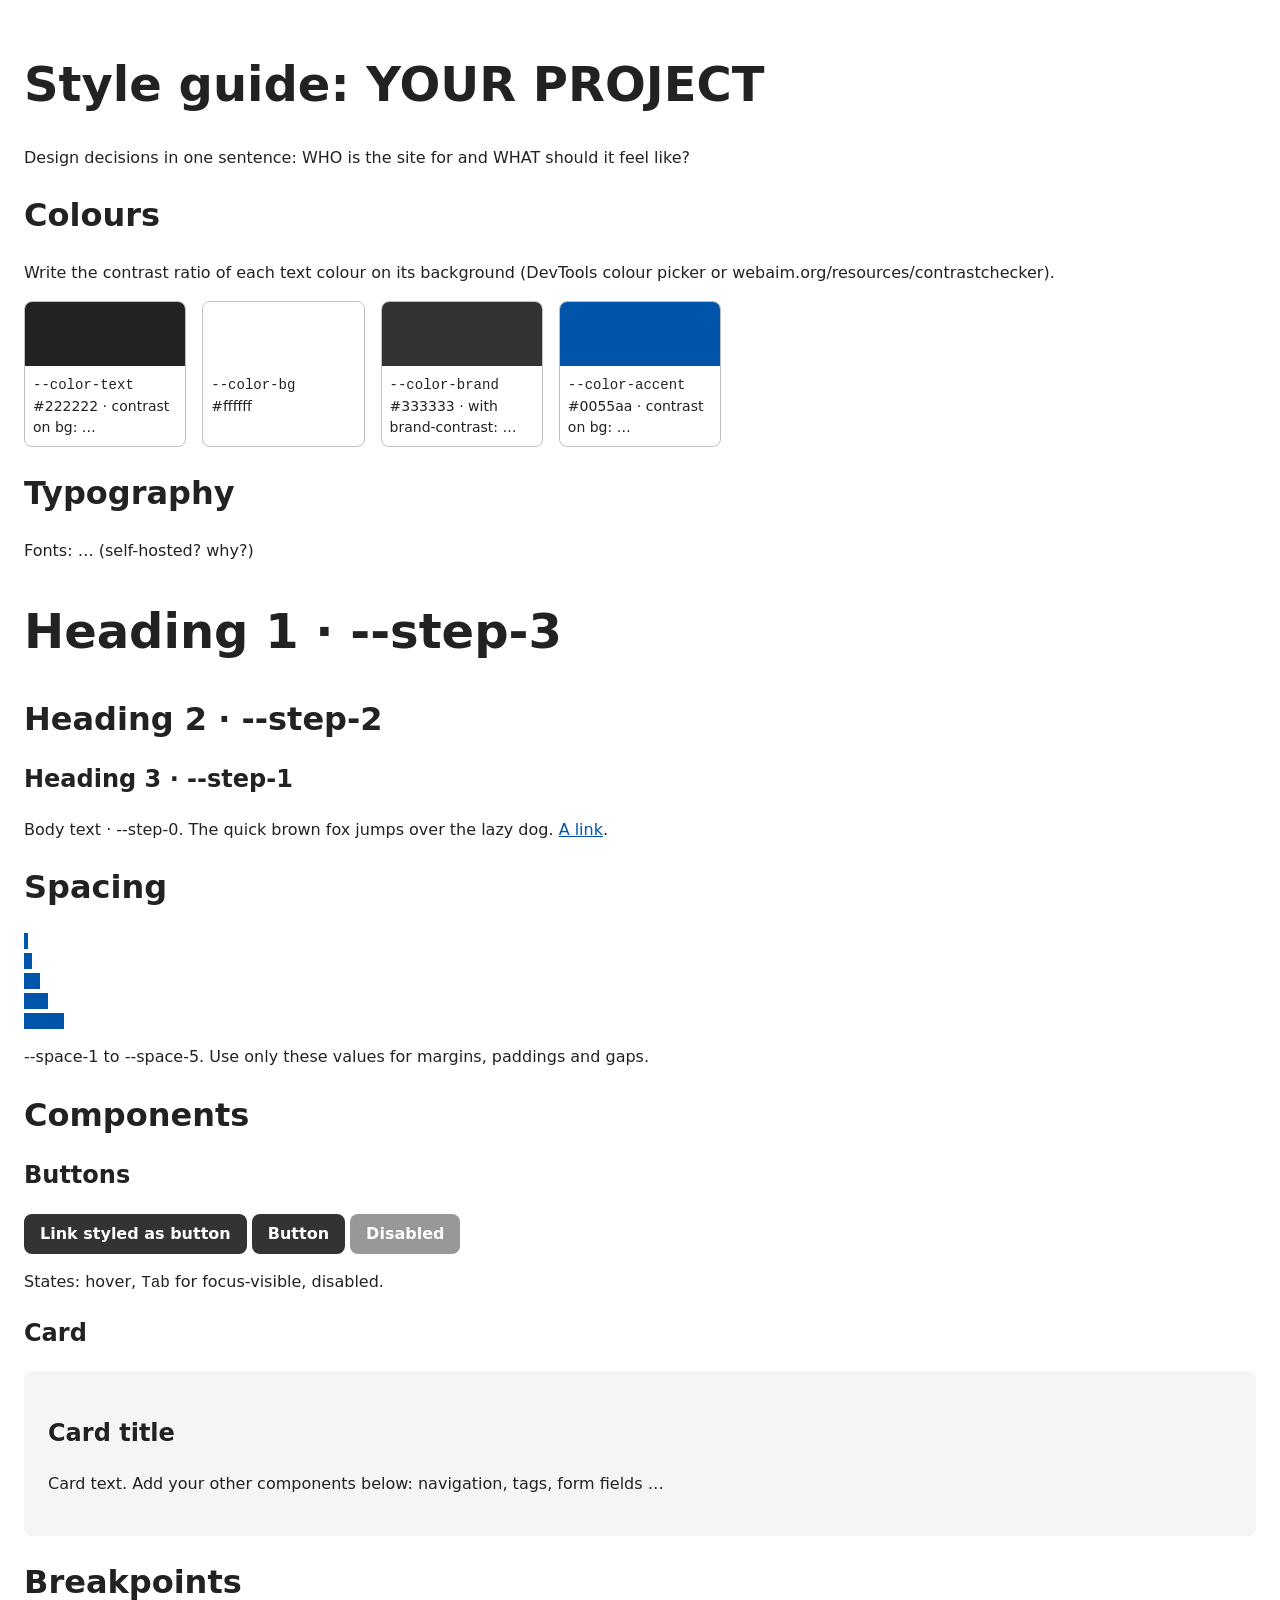
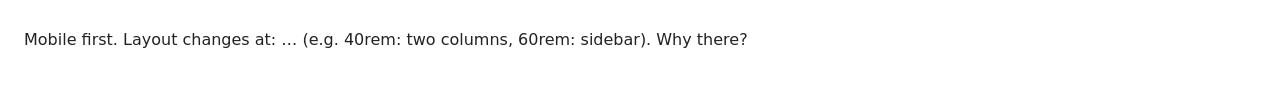
<file: labs/lab-k-styleguide/styleguide-template.html>
<!DOCTYPE html>
<!-- Lab K / EPA 3 · STYLE GUIDE TEMPLATE. Copy it into YOUR project repository as styleguide.html
     and fill it with YOUR tokens and components. Every value on your site should come from here. -->
<html lang="en">
<head>
<meta charset="utf-8">
<meta name="viewport" content="width=device-width, initial-scale=1">
<title>Style guide · YOUR PROJECT</title>
<style>
  /* 1 · TOKENS: change the values, keep the names (or rename consistently) */
  :root {
    --color-text: #222222;
    --color-bg: #ffffff;
    --color-surface: #f5f5f5;
    --color-brand: #333333;          /* main colour, e.g. buttons */
    --color-brand-contrast: #ffffff; /* text on --color-brand */
    --color-accent: #0055aa;         /* links, highlights */
    --font-body: system-ui, sans-serif;
    --font-display: system-ui, sans-serif;
    --step-0: 1rem;                                   /* body text */
    --step-1: clamp(1.2rem, 1.1rem + 0.5vw, 1.5rem);  /* h3 */
    --step-2: clamp(1.5rem, 1.3rem + 1vw, 2rem);      /* h2 */
    --step-3: clamp(2rem, 1.6rem + 2vw, 3rem);        /* h1 */
    --space-1: 0.25rem; --space-2: 0.5rem; --space-3: 1rem; --space-4: 1.5rem; --space-5: 2.5rem;
    --radius: 0.5rem;
  }
  /* 2 · DARK MODE (optional for a 4): override only the colour tokens */
  @media (prefers-color-scheme: dark) {
    :root { --color-text: #eeeeee; --color-bg: #121212; --color-surface: #1e1e1e; }
  }

  /* 3 · BASE */
  *, *::before, *::after { box-sizing: border-box; }
  body { margin: 0; padding: var(--space-4); font-family: var(--font-body); font-size: var(--step-0);
         color: var(--color-text); background: var(--color-bg); line-height: 1.5; }
  h1, h2, h3 { font-family: var(--font-display); line-height: 1.2; }
  h1 { font-size: var(--step-3); } h2 { font-size: var(--step-2); } h3 { font-size: var(--step-1); }
  a { color: var(--color-accent); }
  :focus-visible { outline: 3px solid var(--color-accent); outline-offset: 2px; }

  /* 4 · COMPONENTS */
  .button { display: inline-block; padding: var(--space-2) var(--space-3); border: 0; border-radius: var(--radius);
            background: var(--color-brand); color: var(--color-brand-contrast); font: inherit; font-weight: 600; text-decoration: none; cursor: pointer; }
  .button:hover { filter: brightness(1.15); }
  .button:disabled { opacity: .5; cursor: not-allowed; }
  .card { padding: var(--space-4); background: var(--color-surface); border-radius: var(--radius); }

  /* style-guide helpers (only for this page) */
  .swatches { display: grid; grid-template-columns: repeat(auto-fill, minmax(10rem, 1fr)); gap: var(--space-3); padding: 0; list-style: none; }
  .swatch { border: 1px solid #8888; border-radius: var(--radius); overflow: hidden; }
  .swatch div { height: 4rem; }
  .swatch p { margin: 0; padding: var(--space-2); font-size: .875rem; }
  .spaces div { background: var(--color-accent); height: 1rem; margin: var(--space-1) 0; }
</style>
</head>
<body>
<main>
  <h1>Style guide: YOUR PROJECT</h1>
  <p>Design decisions in one sentence: WHO is the site for and WHAT should it feel like?</p>

  <section aria-labelledby="colours"><h2 id="colours">Colours</h2>
    <p>Write the contrast ratio of each text colour on its background (DevTools colour picker or webaim.org/resources/contrastchecker).</p>
    <ul class="swatches">
      <li class="swatch"><div style="background:var(--color-text)"></div><p><code>--color-text</code><br>#222222 · contrast on bg: …</p></li>
      <li class="swatch"><div style="background:var(--color-bg)"></div><p><code>--color-bg</code><br>#ffffff</p></li>
      <li class="swatch"><div style="background:var(--color-brand)"></div><p><code>--color-brand</code><br>#333333 · with brand-contrast: …</p></li>
      <li class="swatch"><div style="background:var(--color-accent)"></div><p><code>--color-accent</code><br>#0055aa · contrast on bg: …</p></li>
    </ul>
  </section>

  <section aria-labelledby="type"><h2 id="type">Typography</h2>
    <p>Fonts: … (self-hosted? why?)</p>
    <h1>Heading 1 · --step-3</h1>
    <h2>Heading 2 · --step-2</h2>
    <h3>Heading 3 · --step-1</h3>
    <p>Body text · --step-0. The quick brown fox jumps over the lazy dog. <a href="#">A link</a>.</p>
  </section>

  <section aria-labelledby="space"><h2 id="space">Spacing</h2>
    <div class="spaces">
      <div style="width:var(--space-1)"></div><div style="width:var(--space-2)"></div><div style="width:var(--space-3)"></div>
      <div style="width:var(--space-4)"></div><div style="width:var(--space-5)"></div>
    </div>
    <p>--space-1 to --space-5. Use only these values for margins, paddings and gaps.</p>
  </section>

  <section aria-labelledby="components"><h2 id="components">Components</h2>
    <h3>Buttons</h3>
    <p><a class="button" href="#">Link styled as button</a> <button class="button" type="button">Button</button> <button class="button" type="button" disabled>Disabled</button></p>
    <p>States: hover, <kbd>Tab</kbd> for focus-visible, disabled.</p>
    <h3>Card</h3>
    <article class="card"><h3>Card title</h3><p>Card text. Add your other components below: navigation, tags, form fields …</p></article>
  </section>

  <section aria-labelledby="breakpoints"><h2 id="breakpoints">Breakpoints</h2>
    <p>Mobile first. Layout changes at: … (e.g. 40rem: two columns, 60rem: sidebar). Why there?</p>
  </section>
</main>
</body>
</html>
</file>
<file: epa1-profile-site/style.css>
/* Simple shared styles for the profile site */
body {
  margin: 0;
  font-family: Arial, Helvetica, sans-serif;
  line-height: 1.6;
  color: #222;
  background: #f7f7f7;
}

header {
  background: #1f3a5f;
  padding: 12px 24px;
}

nav a {
  color: #fff;
  margin-right: 16px;
  text-decoration: none;
  font-weight: bold;
}

nav a:hover {
  text-decoration: underline;
}

main {
  max-width: 700px;
  margin: 32px auto;
  padding: 0 24px;
}

h1 {
  color: #1f3a5f;
}

a {
  color: #1f6feb;
}

footer {
  text-align: center;
  padding: 16px;
  color: #666;
  font-size: 0.9em;
}

/* Show which page the visitor is on */
nav a[aria-current="page"] {
  border-bottom: 2px solid #f5c518;
}
</file>
<file: labs/homework-webword/style.css>
/* Webword, broken on purpose. Some problems are here, too. */
* { box-sizing: border-box; }
body { margin: 0; font-family: system-ui, sans-serif; background: #f7f5f0; color: #1f2430; }
*:focus { outline: none; }
.header { display: flex; justify-content: center; align-items: center; gap: 1rem; padding: 1rem; }
.title { font-size: 2rem; font-weight: 800; letter-spacing: .1em; color: #1f3a5f; }
.help-icon { display: inline-grid; place-items: center; width: 1.6rem; height: 1.6rem; border-radius: 50%; background: #1f3a5f; color: #fff; cursor: pointer; }
.board { display: grid; gap: .5rem; justify-content: center; margin: 1rem auto; }
.row { display: grid; grid-template-columns: repeat(5, 3.2rem); gap: .5rem; }
.tile { display: grid; place-items: center; aspect-ratio: 1; border: 2px solid #cfd2d8; border-radius: .5rem; background: #fff; font: 700 1.5rem ui-monospace, monospace; }
.tile.correct { background: #1d4ed8; border-color: #1d4ed8; color: #fff; }
.tile.present { background: #f59e0b; border-color: #f59e0b; color: #fff; }
.tile.absent  { background: #d6d6d6; border-color: #d6d6d6; color: #f2f2f2; }
.entry { display: flex; gap: .5rem; justify-content: center; }
#guess { width: 9ch; font: 700 1.25rem ui-monospace, monospace; text-transform: uppercase; padding: .25rem .5rem; border: 1px solid #ddd; }
#guess::placeholder { color: #c8c8c8; }
.go { padding: .4rem 1rem; background: #1f3a5f; color: #fff; border-radius: .5rem; cursor: pointer; }
.toast { min-height: 1.5em; text-align: center; color: #9a9a9a; margin: .5rem; }
.keyboard { display: grid; gap: .25rem; max-width: 32rem; margin: 1rem auto; padding: 0 .5rem; }
.key-row { display: flex; gap: .25rem; justify-content: center; }
.key { flex: 1 1 0; max-width: 2.75rem; min-height: 2.75rem; display: grid; place-items: center; background: #fff; border: 1px solid #ddd; border-radius: .4rem; cursor: pointer; font-weight: 700; }
.key.wide { max-width: 4.5rem; flex-grow: 1.6; font-size: .8rem; }
.key.correct { background: #1d4ed8; color: #fff; }
.key.present { background: #f59e0b; color: #fff; }
.key.absent  { background: #d6d6d6; color: #f2f2f2; }
.popup { display: none; position: fixed; inset: 20% 10% auto; max-width: 28rem; margin: auto; padding: 1rem 1.5rem; background: #fff; border-radius: .5rem; box-shadow: 0 10px 40px rgb(0 0 0 / .3); }
.popup-title { font-size: 1.25rem; font-weight: 700; }
.close { position: absolute; top: .5rem; right: .75rem; font-size: 1.5rem; cursor: pointer; }
</file>
<file: labs/lab-i-webword-board/style.css>
/* Webword board · Session 5, Lab I bonus
   Tokens and the tile states are given. YOUR WORK: the four layout blocks marked TODO. */

:root {
  --color-text: #1f2430; --color-bg: #f7f5f0; --color-surface: #ffffff; --color-border: #7d8290;
  --tile-correct-bg: #1d4ed8; --tile-correct-text: #ffffff;
  --tile-present-bg: #ffffff; --tile-present-text: #9a3412; --tile-present-border: #c2410c;
  --tile-absent-bg: #e4e2dd;  --tile-absent-text: #4a4f5a;
  --space-1: .25rem; --space-2: .5rem; --space-3: 1rem;
  --radius: .5rem;
  --tile-size: clamp(2.6rem, 14vw, 3.6rem);   /* fluid: smaller on phones */
}

*, *::before, *::after { box-sizing: border-box; }
body { margin: 0; font-family: system-ui, sans-serif; color: var(--color-text); background: var(--color-bg); }
main { max-width: 34rem; margin-inline: auto; padding: var(--space-3); }
h1 { text-align: center; }
button { font: inherit; min-height: 2.75rem; border: 1px solid var(--color-border); border-radius: var(--radius); background: var(--color-surface); }
.visually-hidden { position: absolute; width: 1px; height: 1px; overflow: hidden; clip-path: inset(50%); white-space: nowrap; }

.tile {
  border: 2px solid var(--color-border); border-radius: var(--radius); background: var(--color-surface);
  font-family: ui-monospace, monospace; font-weight: 700; font-size: calc(var(--tile-size) * .45);
}
.tile[data-state="correct"] { background: var(--tile-correct-bg); color: var(--tile-correct-text); border-color: var(--tile-correct-bg); }
.tile[data-state="present"] { background: var(--tile-present-bg); color: var(--tile-present-text); border: 3px dashed var(--tile-present-border); }
.tile[data-state="absent"]  { background: var(--tile-absent-bg); color: var(--tile-absent-text); border-color: transparent; text-decoration: line-through; }
.key-row button[data-state="correct"] { background: var(--tile-correct-bg); color: var(--tile-correct-text); }
.key-row button[data-state="present"] { color: var(--tile-present-text); border: 2px dashed var(--tile-present-border); }
.key-row button[data-state="absent"]  { background: var(--tile-absent-bg); color: var(--tile-absent-text); text-decoration: line-through; }

/* TODO 1 · the board: remove the list style, stack the six rows with a gap, centre them (Grid) */
.board {
}

/* TODO 2 · a row: five columns of exactly --tile-size, with a gap (Grid, repeat()) */
.row {
}

/* TODO 3 · a tile: square (aspect-ratio), letter centred (Grid: place-items) */
.tile {
}

/* TODO 4 · the keyboard rows: keys side by side, centred, all keys grow equally
   but never wider than 2.75rem; "Guess" and "Delete" a bit wider (Flexbox: flex: 1 1 0) */
.key-row {
}
.key-row button {
}
.key-row button.wide {
}

/* Test: 320 px, 768 px, 1280 px. No horizontal scrolling? Keyboard fits at 320 px? */
</file>
<file: labs/labs-h-j-layout/style.css>
/* Session 5 · Layout lab · YOUR CSS GOES HERE.
   The HTML is finished and semantic: don't change it, only this file.
   Lab H: Flexbox · Lab I: Grid · Lab J: responsive (mobile first). */

/* ---- Design tokens (given) ---- */
:root {
  --color-text: #2b211b;
  --color-bg: #fbf7f2;
  --color-surface: #ffffff;
  --color-brand: #3b2a20;
  --color-brand-contrast: #fbf7f2;
  --color-accent: #b5562b;
  --color-muted: #f1e7dc;
  --space-1: 0.25rem;
  --space-2: 0.5rem;
  --space-3: 1rem;
  --space-4: 1.5rem;
  --space-5: 2.5rem;
  --radius: 0.75rem;
  --font-body: system-ui, sans-serif;
}

/* ---- Base (given) ---- */
*, *::before, *::after { box-sizing: border-box; }
body { margin: 0; font-family: var(--font-body); color: var(--color-text); background: var(--color-bg); line-height: 1.5; }
a { color: inherit; }
:focus-visible { outline: 3px solid #1d4ed8; outline-offset: 2px; }
.visually-hidden { position: absolute; width: 1px; height: 1px; overflow: hidden; clip-path: inset(50%); white-space: nowrap; }
.skip { position: absolute; left: -999px; }
.skip:focus { left: var(--space-3); top: var(--space-3); background: #fff; padding: var(--space-2); }
ul { list-style: none; margin: 0; padding: 0; }

/* ---- Your work starts here ---- */
</file>
<file: epa2-campus-cafe/before.css>
body { margin: 0; background: #fff; font-family: 'Raleway', 'Helvetica Neue', Arial, sans-serif; font-weight: 200; font-size: 13px; color: #595959; }
#wrap { width: 1100px; margin: 0 auto; }
.top { background: #3b2a20; height: 90px; position: relative; }
.logo { font-family: 'Lobster', 'Brush Script MT', cursive; font-size: 44px; color: #f2e6da; position: absolute; left: 20px; top: 16px; }
.nav { position: absolute; right: 10px; top: 34px; }
.nav a { display: inline-block; margin-left: 4px; padding: 2px 4px; font-size: 11px; color: #f2e6da; cursor: pointer; }
.nav a:hover { color: #fff; }
.h { font-family: 'Lobster', 'Brush Script MT', cursive; color: #6b4a36; font-size: 30px; margin: 22px 0 6px; font-weight: normal; }
.btn2 { display: inline-block; border: 1px dotted #ccc; color: #999; padding: 6px 18px; font-family: Georgia, serif; text-transform: uppercase; cursor: pointer; }
table.layout td { vertical-align: top; padding: 4px 18px 4px 0; }
.foot { background: #3b2a20; color: #f2e6da; padding: 20px; margin-top: 40px; font-size: 11px; }
.foot svg { width: 14px; height: 14px; fill: #f2e6da; margin-right: 8px; }
input, textarea { border: 1px solid #eee; padding: 6px; width: 300px; color: #bbb; font-family: inherit; }
::placeholder { color: #ddd; }
.skip-link { position: absolute; left: -9999px; }
.skip-link:focus { left: 10px; top: 10px; background: #fff; color: #3b2a20; padding: 8px; z-index: 10; }
.nav ul { list-style: none; margin: 0; padding: 0; }
.nav li { display: inline-block; }
.items { list-style: none; padding: 0; margin: 0; }
.items li { margin-bottom: 10px; }
:focus-visible { outline: 3px solid #1a1a1a; outline-offset: 2px; box-shadow: 0 0 0 5px #fff; }
</file>
